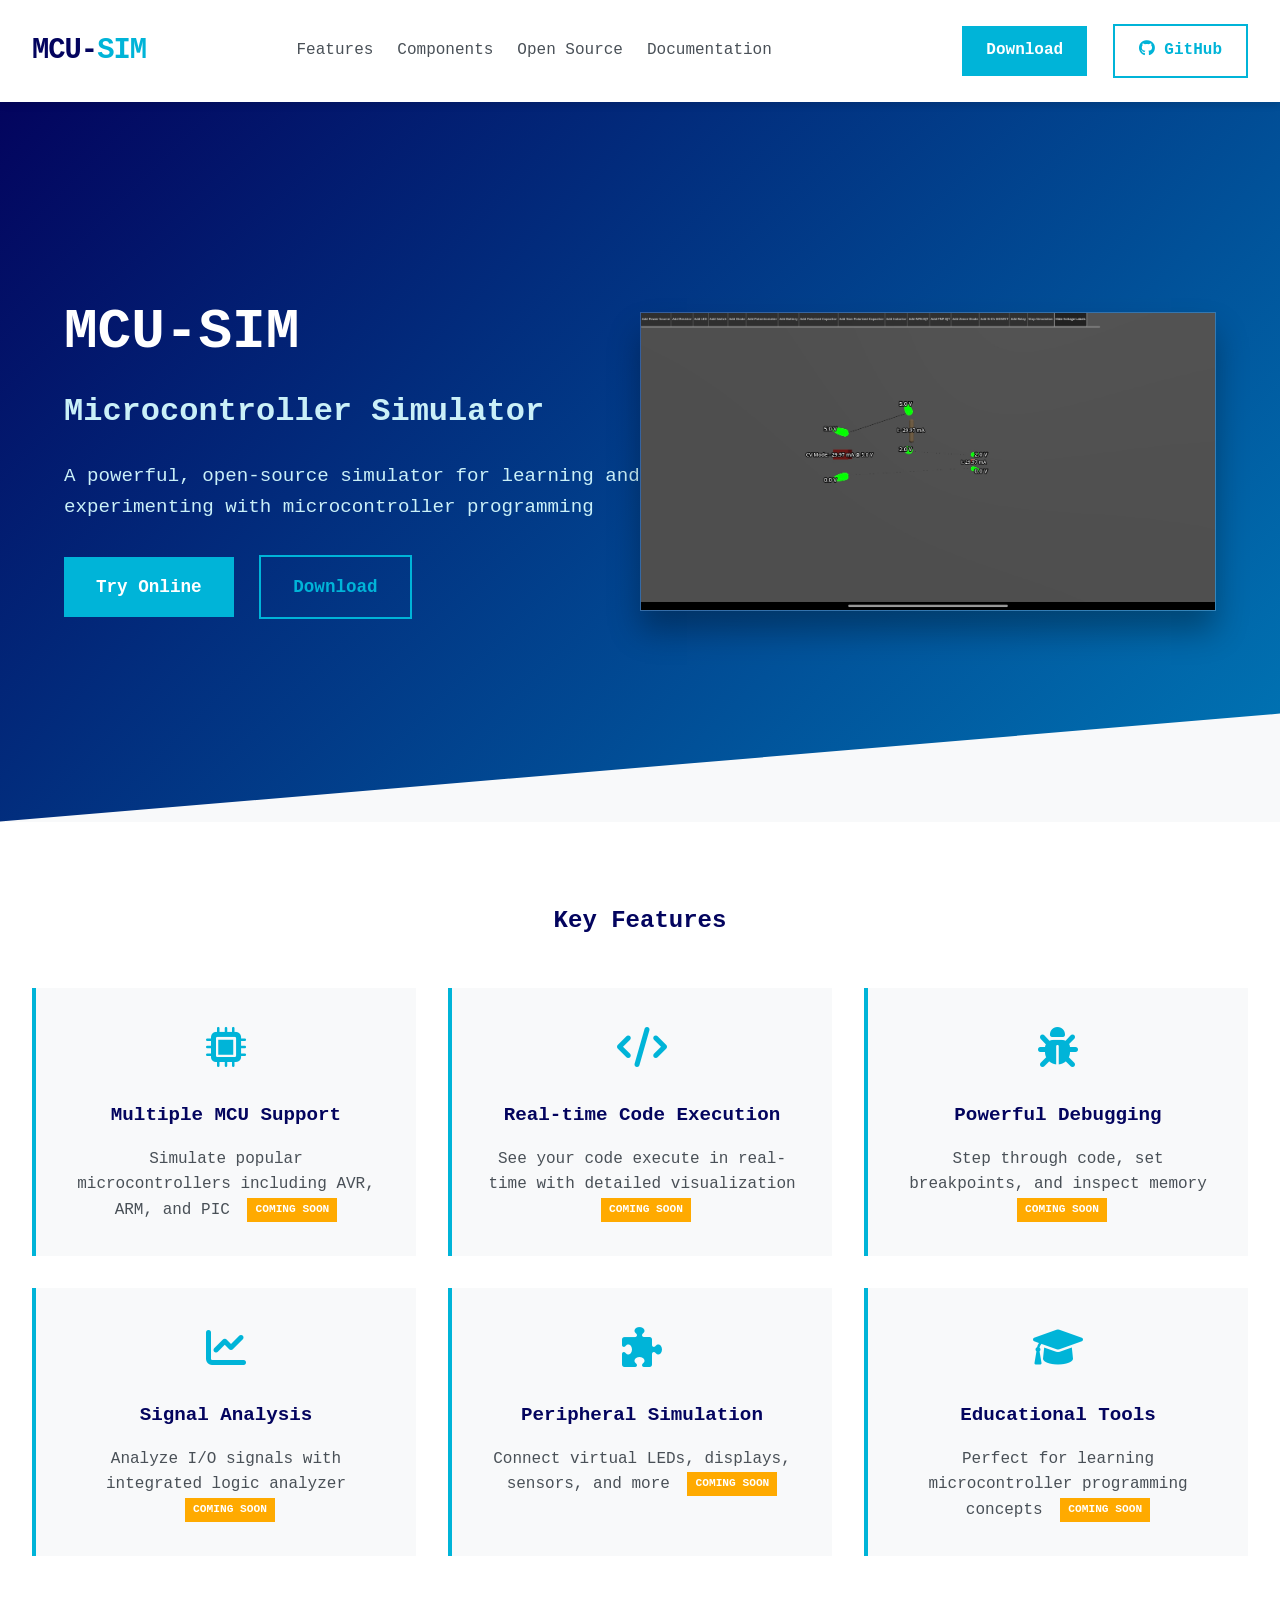
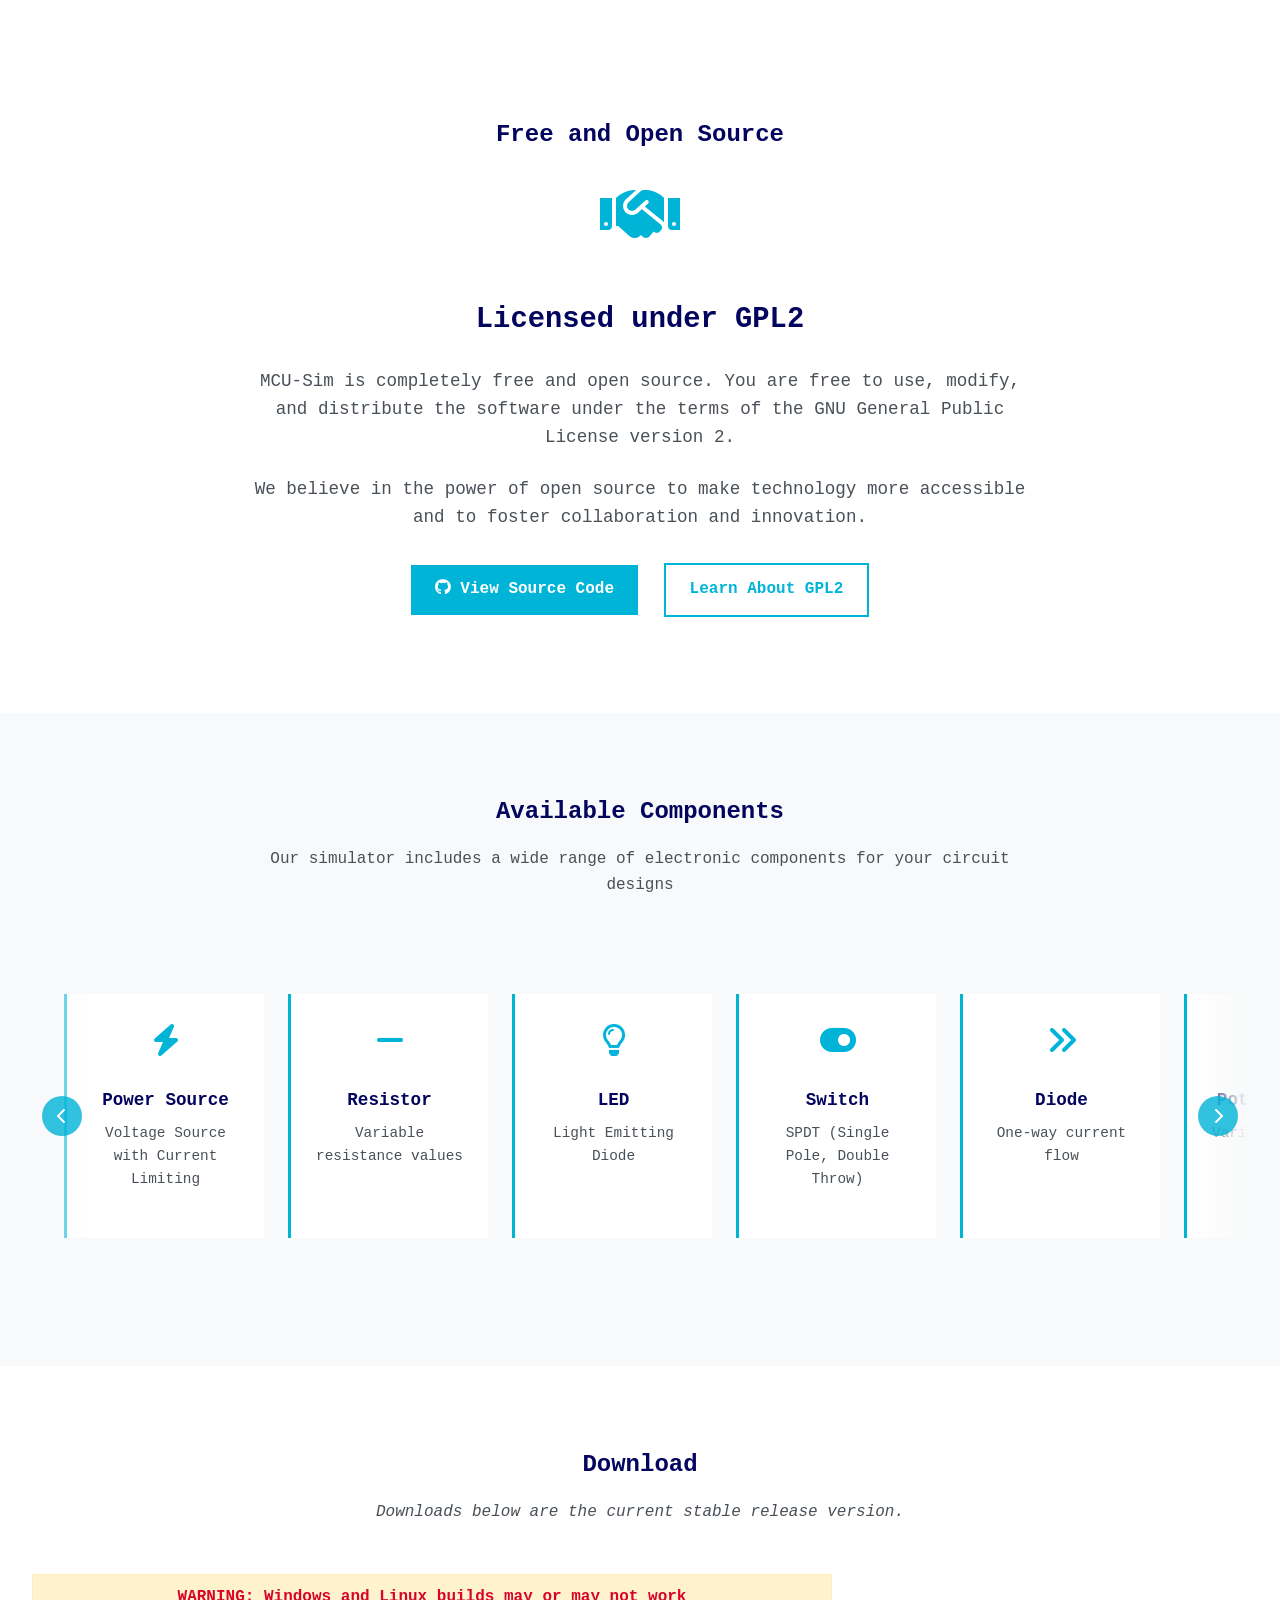
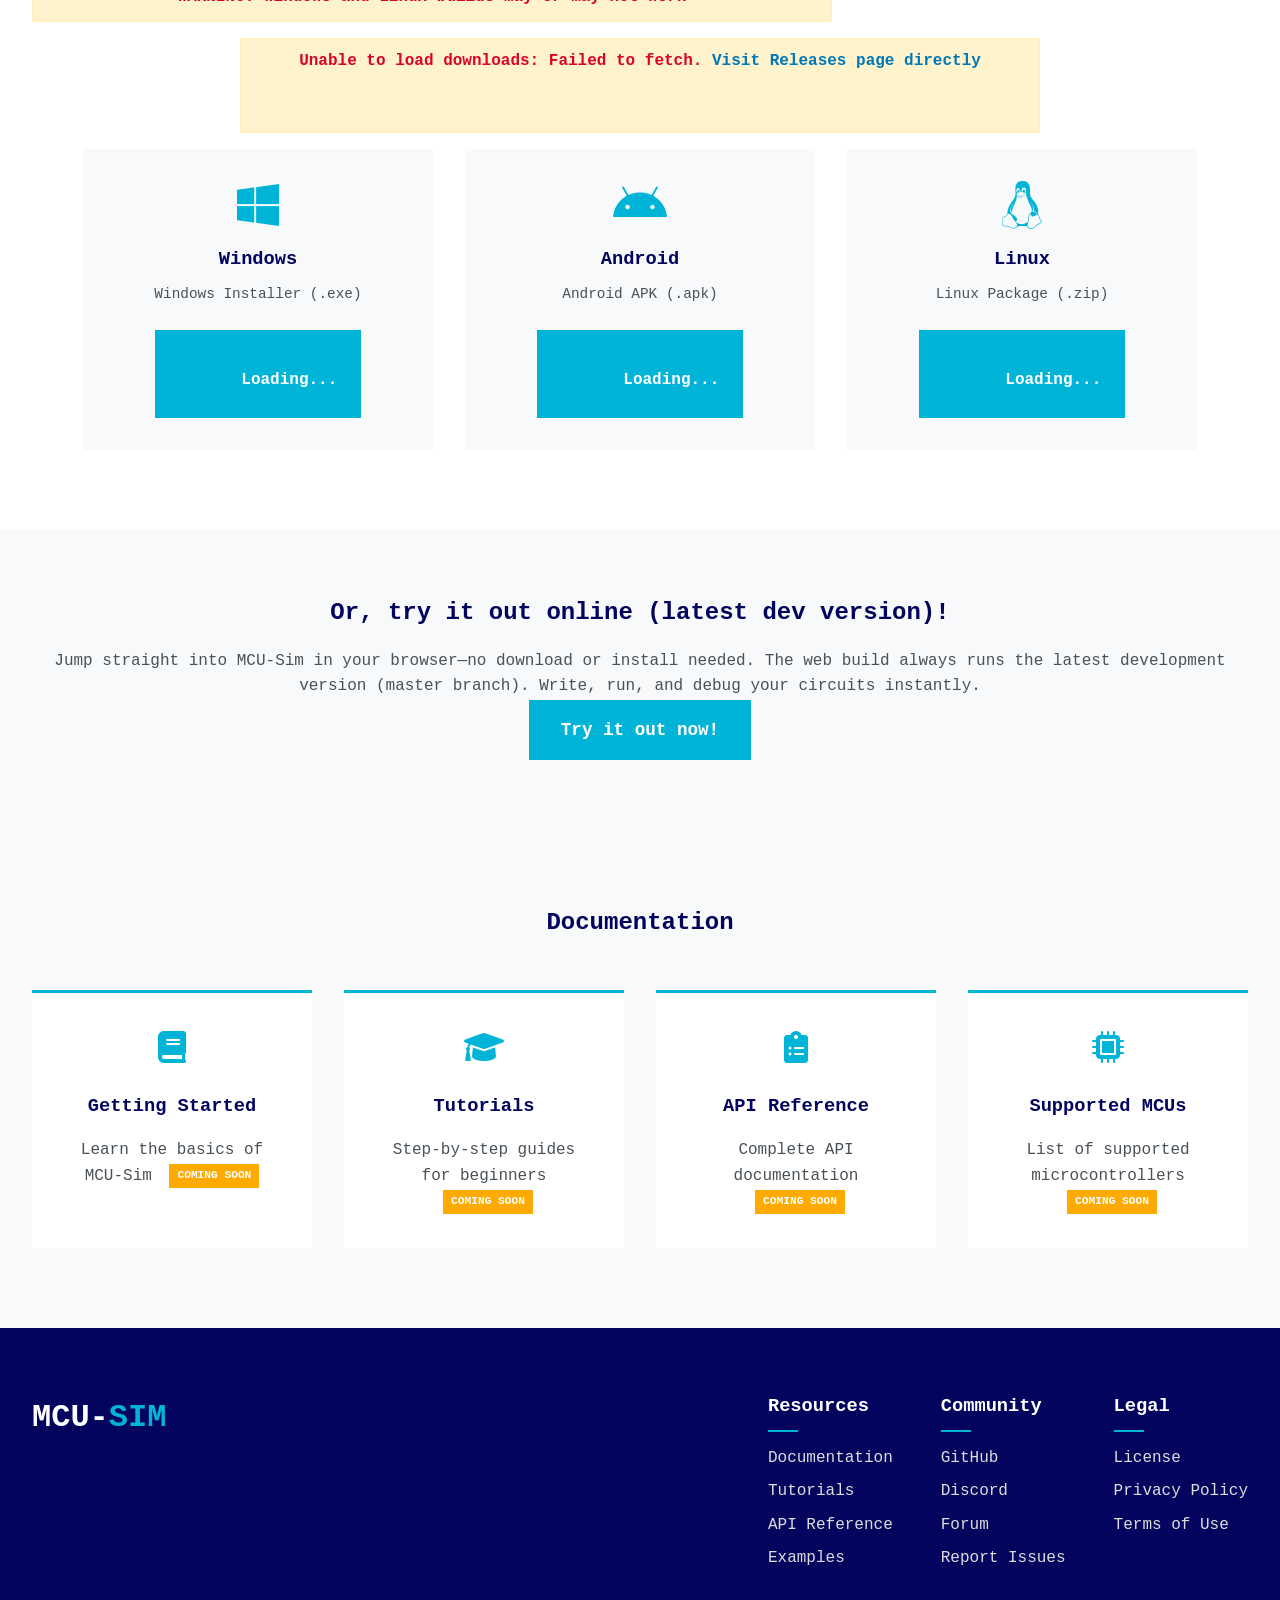
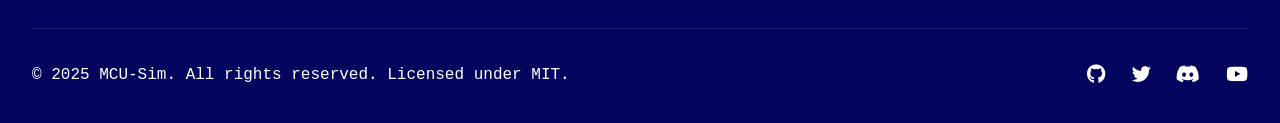
<file: index.html>
<!DOCTYPE html>
<html lang="en">
<head>
    <meta charset="UTF-8">
    <meta name="viewport" content="width=device-width, initial-scale=1.0">
    <title>MCU-Sim | Microcontroller Simulator</title>
    <link rel="stylesheet" href="css/style.css">
    <link rel="stylesheet" href="https://cdnjs.cloudflare.com/ajax/libs/font-awesome/6.0.0-beta3/css/all.min.css">
</head>
<body>
    <header>
        <div class="logo">MCU-<span>SIM</span></div>
        <nav>
            <ul>
                <li><a href="#features">Features</a></li>
                <li><a href="#components">Components</a></li>
                <li><a href="#open-source">Open Source</a></li>
                <li><a href="#docs">Documentation</a></li>
            </ul>
        </nav>
        <div class="header-buttons">
            <a href="#download" class="button">Download</a>
            <a href="https://github.com/supastishn/mcu-sim" class="button button-secondary"><i class="fab fa-github"></i> GitHub</a>
        </div>
    </header>

    <section class="hero">
        <div class="hero-content">
            <h1>MCU-SIM</h1>
            <h2>Microcontroller Simulator</h2>
            <p>A powerful, open-source simulator for learning and experimenting with microcontroller programming</p>
            <div class="hero-buttons">
                <a href="./program" class="button button-large">Try Online</a>
                <a href="#download" class="button button-large button-secondary">Download</a>
            </div>
        </div>
        <div class="hero-image">
            <img src="img/sim.jpg" alt="MCU Simulator Interface">
        </div>
    </section>
    <section id="features" class="features">
        <h2>Key Features</h2>
        <div class="feature-grid">
            <div class="feature-card">
                <div class="feature-icon"><i class="fas fa-microchip"></i></div>
                <h3>Multiple MCU Support</h3>
                <p>Simulate popular microcontrollers including AVR, ARM, and PIC <span class="coming-soon">Coming Soon</span></p>
            </div>
            <div class="feature-card">
                <div class="feature-icon"><i class="fas fa-code"></i></div>
                <h3>Real-time Code Execution</h3>
                <p>See your code execute in real-time with detailed visualization <span class="coming-soon">Coming Soon</span></p>
            </div>
            <div class="feature-card">
                <div class="feature-icon"><i class="fas fa-bug"></i></div>
                <h3>Powerful Debugging</h3>
                <p>Step through code, set breakpoints, and inspect memory <span class="coming-soon">Coming Soon</span></p>
            </div>
            <div class="feature-card">
                <div class="feature-icon"><i class="fas fa-chart-line"></i></div>
                <h3>Signal Analysis</h3>
                <p>Analyze I/O signals with integrated logic analyzer <span class="coming-soon">Coming Soon</span></p>
            </div>
            <div class="feature-card">
                <div class="feature-icon"><i class="fas fa-puzzle-piece"></i></div>
                <h3>Peripheral Simulation</h3>
                <p>Connect virtual LEDs, displays, sensors, and more <span class="coming-soon">Coming Soon</span></p>
            </div>
            <div class="feature-card">
                <div class="feature-icon"><i class="fas fa-graduation-cap"></i></div>
                <h3>Educational Tools</h3>
                <p>Perfect for learning microcontroller programming concepts <span class="coming-soon">Coming Soon</span></p>
            </div>
        </div>
    </section>

    <section id="open-source" class="open-source">
        <h2>Free and Open Source</h2>
        <div class="open-source-container">
            <div class="open-source-content">
                <div class="open-source-icon">
                    <i class="fas fa-handshake"></i>
                </div>
                <h3>Licensed under GPL2</h3>
                <p>MCU-Sim is completely free and open source. You are free to use, modify, and distribute the software under the terms of the GNU General Public License version 2.</p>
                <p>We believe in the power of open source to make technology more accessible and to foster collaboration and innovation.</p>
                <div class="open-source-buttons">
                    <a href="https://github.com/supastishn/mcu-sim" class="button"><i class="fab fa-github"></i> View Source Code</a>
                    <a href="https://www.gnu.org/licenses/gpl-2.0.html" class="button button-secondary">Learn About GPL2</a>
                </div>
            </div>
        </div>
    </section>

    <section id="components" class="components">
        <h2>Available Components</h2>
        <p>Our simulator includes a wide range of electronic components for your circuit designs</p>
        <div class="components-container">
            <div class="components-scroll">
                <div class="component-card">
                    <div class="component-icon"><i class="fas fa-bolt"></i></div>
                    <h3>Power Source</h3>
                    <p>Voltage Source with Current Limiting</p>
                </div>
                <div class="component-card">
                    <div class="component-icon"><i class="fas fa-minus"></i></div>
                    <h3>Resistor</h3>
                    <p>Variable resistance values</p>
                </div>
                <div class="component-card">
                    <div class="component-icon"><i class="far fa-lightbulb"></i></div>
                    <h3>LED</h3>
                    <p>Light Emitting Diode</p>
                </div>
                <div class="component-card">
                    <div class="component-icon"><i class="fas fa-toggle-on"></i></div>
                    <h3>Switch</h3>
                    <p>SPDT (Single Pole, Double Throw)</p>
                </div>
                <div class="component-card">
                    <div class="component-icon"><i class="fas fa-angle-double-right"></i></div>
                    <h3>Diode</h3>
                    <p>One-way current flow</p>
                </div>
                <div class="component-card">
                    <div class="component-icon"><i class="fas fa-sliders-h"></i></div>
                    <h3>Potentiometer</h3>
                    <p>Variable resistor</p>
                </div>
                <div class="component-card">
                    <div class="component-icon"><i class="fas fa-battery-full"></i></div>
                    <h3>Battery</h3>
                    <p>Configurable number of cells</p>
                </div>
                <div class="component-card">
                    <div class="component-icon"><i class="fas fa-database"></i></div>
                    <h3>Polarized Capacitor</h3>
                    <p>Stores electrical charge</p>
                </div>
                <div class="component-card">
                    <div class="component-icon"><i class="fas fa-database"></i></div>
                    <h3>Non-Polarized Capacitor</h3>
                    <p>Bidirectional capacitor</p>
                </div>
                <div class="component-card">
                    <div class="component-icon"><i class="fas fa-circle-notch"></i></div>
                    <h3>Inductor</h3>
                    <p>Stores energy in magnetic field</p>
                </div>
                <div class="component-card">
                    <div class="component-icon"><i class="fas fa-project-diagram"></i></div>
                    <h3>NPN BJT</h3>
                    <p>NPN Bipolar Junction Transistor</p>
                </div>
                <div class="component-card">
                    <div class="component-icon"><i class="fas fa-project-diagram"></i></div>
                    <h3>PNP BJT</h3>
                    <p>PNP Bipolar Junction Transistor</p>
                </div>
                <div class="component-card">
                    <div class="component-icon"><i class="fas fa-microchip"></i></div>
                    <h3>MOSFET</h3>
                    <p>Metal-Oxide-Semiconductor Field-Effect Transistor</p>
                </div>
                <div class="component-card">
                    <div class="component-icon"><i class="fas fa-wave-square"></i></div>
                    <h3>Wire</h3>
                    <p>Connect components together</p>
                </div>
            </div>
        </div>
    </section>

    <section id="download" class="download">
      <h2>Download</h2>
      <p style="text-align:center;font-style:italic;">
        Downloads below are the current stable release version.
      </p>
      <p class="warning" style="color:var(--color-danger); font-weight:bold; text-align:center; margin:1rem 0;">
        WARNING: Windows and Linux builds may or may not work
      </p>
      <div id="download-warning" class="warning" style="display:none;">
        <!-- Loading/error messages will appear here -->
      </div>
      <div class="download-options">
        <a id="windows-download" class="download-option">
          <i class="fab fa-windows"></i>
          <h3>Windows</h3>
          <p>Windows Installer (.exe)</p>
          <span class="button"><i class="fas fa-spinner fa-spin"></i> Loading...</span>
        </a>
        <a id="android-download" class="download-option">
          <i class="fab fa-android"></i>
          <h3>Android</h3>
          <p>Android APK (.apk)</p>
          <span class="button"><i class="fas fa-spinner fa-spin"></i> Loading...</span>
        </a>
        <a id="linux-download" class="download-option">
          <i class="fab fa-linux"></i>
          <h3>Linux</h3>
          <p>Linux Package (.zip)</p>
          <span class="button"><i class="fas fa-spinner fa-spin"></i> Loading...</span>
        </a>
      </div>
    </section>
    <!-- now the existing Try-it-out block follows -->
    <section id="try-it-out" class="try-it-out" style="text-align:center; padding:4rem 2rem; background:var(--color-background);">
      <h2>Or, try it out online (latest dev version)!</h2>
      <p>Jump straight into MCU-Sim in your browser—no download or install needed. The web build always runs the latest development version (master branch). Write, run, and debug your circuits instantly.</p>
      <a href="./program" class="button button-large">Try it out now!</a>
    </section>

    <section id="docs" class="documentation">
        <h2>Documentation</h2>
        <div class="doc-grid">
            <a href="#" class="doc-card">
                <div class="doc-icon"><i class="fas fa-book"></i></div>
                <h3>Getting Started</h3>
                <p>Learn the basics of MCU-Sim <span class="coming-soon">Coming Soon</span></p>
            </a>
            <a href="#" class="doc-card">
                <div class="doc-icon"><i class="fas fa-graduation-cap"></i></div>
                <h3>Tutorials</h3>
                <p>Step-by-step guides for beginners <span class="coming-soon">Coming Soon</span></p>
            </a>
            <a href="#" class="doc-card">
                <div class="doc-icon"><i class="fas fa-clipboard-list"></i></div>
                <h3>API Reference</h3>
                <p>Complete API documentation <span class="coming-soon">Coming Soon</span></p>
            </a>
            <a href="#" class="doc-card">
                <div class="doc-icon"><i class="fas fa-microchip"></i></div>
                <h3>Supported MCUs</h3>
                <p>List of supported microcontrollers <span class="coming-soon">Coming Soon</span></p>
            </a>
        </div>
    </section>


    <footer>
        <div class="footer-content">
            <div class="footer-logo">MCU-<span>SIM</span></div>
            <div class="footer-links">
                <div class="footer-column">
                    <h3>Resources</h3>
                    <ul>
                        <li><a href="#">Documentation</a></li>
                        <li><a href="#">Tutorials</a></li>
                        <li><a href="#">API Reference</a></li>
                        <li><a href="#">Examples</a></li>
                    </ul>
                </div>
                <div class="footer-column">
                    <h3>Community</h3>
                    <ul>
                        <li><a href="#">GitHub</a></li>
                        <li><a href="#">Discord</a></li>
                        <li><a href="#">Forum</a></li>
                        <li><a href="#">Report Issues</a></li>
                    </ul>
                </div>
                <div class="footer-column">
                    <h3>Legal</h3>
                    <ul>
                        <li><a href="#">License</a></li>
                        <li><a href="#">Privacy Policy</a></li>
                        <li><a href="#">Terms of Use</a></li>
                    </ul>
                </div>
            </div>
        </div>
        <div class="footer-bottom">
            <p>© 2025 MCU-Sim. All rights reserved. Licensed under MIT.</p>
            <div class="footer-social">
                <a href="#"><i class="fab fa-github"></i></a>
                <a href="#"><i class="fab fa-twitter"></i></a>
                <a href="#"><i class="fab fa-discord"></i></a>
                <a href="#"><i class="fab fa-youtube"></i></a>
            </div>
        </div>
    </footer>

    <script src="js/script.js"></script>
</body>
</html>
</file>
<file: css/style.css>
:root {
    --color-primary: #00b4d8;
    --color-secondary: #0077b6;
    --color-dark: #03045e;
    --color-light: #caf0f8;
    --color-gray: #495057;
    --color-background: #f8f9fa;
    --color-code-bg: #2b2b2b;
    --color-success: #38b000;
    --color-warning: #ffaa00;
    --color-danger: #d90429;
    
    --border-radius: 0px;
    --border-small: 2px;
    --box-shadow: 0 4px 6px rgba(0, 0, 0, 0.1);
    
    --font-main: 'Roboto Mono', monospace;
    --font-code: 'Fira Code', monospace;
}

* {
    margin: 0;
    padding: 0;
    box-sizing: border-box;
}

body {
    font-family: var(--font-main);
    line-height: 1.6;
    color: var(--color-gray);
    background-color: var(--color-background);
}

a {
    text-decoration: none;
    color: var(--color-secondary);
}

ul {
    list-style: none;
}

img {
    max-width: 100%;
    height: auto;
}

h1, h2, h3, h4, h5, h6 {
    margin-bottom: 1rem;
    font-weight: 700;
    color: var(--color-dark);
}

section {
    padding: 5rem 2rem;
}

.button {
    display: inline-block;
    padding: 0.75rem 1.5rem;
    background-color: var(--color-primary);
    color: white;
    font-weight: 600;
    border: none;
    border-radius: var(--border-radius);
    cursor: pointer;
    transition: all 0.2s ease;
}

.button:hover {
    background-color: var(--color-secondary);
    transform: translateY(-2px);
}

.button-secondary {
    background-color: transparent;
    border: 2px solid var(--color-primary);
    color: var(--color-primary);
}

.button-secondary:hover {
    background-color: var(--color-primary);
    color: white;
}

.coming-soon {
    display: inline-block;
    background-color: var(--color-warning);
    color: white;
    font-size: 0.7rem;
    padding: 0.2rem 0.5rem;
    border-radius: var(--border-radius);
    margin-left: 0.5rem;
    font-weight: bold;
    text-transform: uppercase;
    vertical-align: middle;
}

.button-large {
    padding: 1rem 2rem;
    font-size: 1.1rem;
}

/* Header */
header {
    display: flex;
    justify-content: space-between;
    align-items: center;
    padding: 1.5rem 2rem;
    background-color: white;
    box-shadow: var(--box-shadow);
    position: sticky;
    top: 0;
    z-index: 1000;
}

.logo {
    font-size: 1.8rem;
    font-weight: 800;
    color: var(--color-dark);
    letter-spacing: -1px;
}

.logo span {
    color: var(--color-primary);
}

nav ul {
    display: flex;
}

nav ul li {
    margin-right: 1.5rem;
}

nav ul li a {
    color: var(--color-gray);
    font-weight: 500;
    position: relative;
}

nav ul li a::after {
    content: '';
    position: absolute;
    bottom: -5px;
    left: 0;
    width: 0;
    height: 2px;
    background-color: var(--color-primary);
    transition: width 0.3s ease;
}

nav ul li a:hover {
    color: var(--color-dark);
}

nav ul li a:hover::after {
    width: 100%;
}

.header-buttons .button {
    margin-left: 1rem;
}

/* Hero Section */
.hero {
    display: flex;
    justify-content: space-between;
    align-items: center;
    background: linear-gradient(135deg, var(--color-dark) 0%, var(--color-secondary) 100%);
    color: white;
    min-height: 80vh;
    clip-path: polygon(0 0, 100% 0, 100% 85%, 0 100%);
    padding: 0 5%;
}

.hero-content {
    flex: 1;
    max-width: 600px;
}

.hero-content h1 {
    font-size: 3.5rem;
    margin-bottom: 0.5rem;
    color: white;
}

.hero-content h2 {
    font-size: 2rem;
    margin-bottom: 1.5rem;
    color: var(--color-light);
}

.hero-content p {
    font-size: 1.2rem;
    margin-bottom: 2rem;
    color: var(--color-light);
}

.hero-buttons .button {
    margin-right: 1rem;
    margin-bottom: 1rem;
}

.hero-image {
    flex: 1;
    display: flex;
    justify-content: center;
    align-items: center;
    max-width: 600px;
}

.hero-image img {
    max-width: 100%;
    border: 1px solid rgba(255, 255, 255, 0.2);
    box-shadow: 0 20px 30px rgba(0, 0, 0, 0.3);
}

/* Features Section */
.features {
    text-align: center;
    background-color: white;
}

.features h2 {
    margin-bottom: 3rem;
}

.feature-grid {
    display: grid;
    grid-template-columns: repeat(auto-fit, minmax(300px, 1fr));
    gap: 2rem;
}

.feature-card {
    padding: 2rem;
    background-color: var(--color-background);
    border-left: 4px solid var(--color-primary);
    transition: all 0.3s ease;
}

.feature-card:hover {
    transform: translateY(-5px);
    box-shadow: var(--box-shadow);
}

.feature-icon {
    font-size: 2.5rem;
    color: var(--color-primary);
    margin-bottom: 1rem;
}

.feature-card h3 {
    font-size: 1.2rem;
    margin-bottom: 1rem;
}

/* Simulator Demo Section */
.simulator-demo {
    background-color: var(--color-background);
    text-align: center;
}

.simulator-container {
    margin-top: 3rem;
    background-color: white;
    border: 1px solid #ddd;
    box-shadow: var(--box-shadow);
    max-width: 1200px;
    margin-left: auto;
    margin-right: auto;
}

.simulator-header {
    display: flex;
    justify-content: space-between;
    align-items: center;
    padding: 0.5rem 1rem;
    background-color: #f1f1f1;
    border-bottom: 1px solid #ddd;
}

.simulator-tabs {
    display: flex;
}

.tab {
    padding: 0.5rem 1rem;
    background: none;
    border: none;
    cursor: pointer;
    font-family: var(--font-main);
    font-size: 0.9rem;
}

.tab.active {
    background-color: white;
    border-top: 2px solid var(--color-primary);
    font-weight: bold;
}

.simulator-controls {
    display: flex;
}

.control-button {
    background: none;
    border: none;
    font-size: 1rem;
    padding: 0.5rem;
    cursor: pointer;
    color: var(--color-gray);
}

.control-button:hover {
    color: var(--color-primary);
}

.simulator-content {
    display: flex;
}

.code-editor {
    flex: 3;
    background-color: var(--color-code-bg);
    color: white;
    padding: 1rem;
    text-align: left;
    min-height: 400px;
    font-family: var(--font-code);
    overflow-x: auto;
}

.code-editor pre {
    margin: 0;
}

.simulator-panel {
    flex: 1;
    padding: 1rem;
    background-color: #f8f8f8;
    border-left: 1px solid #ddd;
    text-align: left;
}

.panel-section {
    margin-bottom: 2rem;
}

.panel-section h3 {
    font-size: 1rem;
    margin-bottom: 0.5rem;
    padding-bottom: 0.5rem;
    border-bottom: 1px solid #ddd;
}

.select-container {
    position: relative;
}

.mcu-select {
    width: 100%;
    padding: 0.5rem;
    border: 1px solid #ddd;
    background-color: white;
    font-family: var(--font-main);
}

.io-pins {
    display: grid;
    grid-template-columns: repeat(2, 1fr);
    gap: 0.5rem;
}

.pin {
    display: flex;
    justify-content: space-between;
    align-items: center;
    font-size: 0.9rem;
}

.pin-state {
    display: inline-block;
    width: 20px;
    height: 20px;
    text-align: center;
    line-height: 20px;
    font-weight: bold;
}

.pin-state.high {
    background-color: var(--color-success);
    color: white;
}

.pin-state.low {
    background-color: var(--color-gray);
    color: white;
}

.peripheral {
    display: flex;
    justify-content: space-between;
    align-items: center;
    margin-top: 0.5rem;
}

.led {
    width: 20px;
    height: 20px;
    border-radius: 50%;
    background-color: #ddd;
}

.led.on {
    background-color: var(--color-success);
    box-shadow: 0 0 10px var(--color-success);
}

/* Download Section */
.download {
    text-align: center;
    background-color: white;
}

.download p {
    margin-bottom: 3rem;
}

.download-options {
    display: flex;
    justify-content: center;
    gap: 2rem;
    flex-wrap: wrap;
}

.download-option {
    flex: 1;
    min-width: 300px;
    max-width: 350px;
    padding: 2rem;
    background-color: var(--color-background);
    text-align: center;
    color: var(--color-gray);
    transition: all 0.3s ease;
}

.download-option:hover {
    transform: translateY(-5px);
    box-shadow: var(--box-shadow);
}

.download-option i {
    font-size: 3rem;
    margin-bottom: 1rem;
    color: var(--color-primary);
}

.download-option h3 {
    margin-bottom: 0.5rem;
}

.download-option p {
    margin-bottom: 1.5rem;
    font-size: 0.9rem;
}

.download-option .button {
    display: inline-block;
}

/* Documentation Section */
.documentation {
    background-color: var(--color-background);
    text-align: center;
}

.doc-grid {
    display: grid;
    grid-template-columns: repeat(auto-fit, minmax(250px, 1fr));
    gap: 2rem;
    margin-top: 3rem;
}

.doc-card {
    padding: 2rem;
    background-color: white;
    color: var(--color-gray);
    transition: all 0.3s ease;
    border-top: 3px solid var(--color-primary);
}

.doc-card:hover {
    transform: translateY(-5px);
    box-shadow: var(--box-shadow);
    color: var(--color-dark);
}

.doc-icon {
    font-size: 2rem;
    color: var(--color-primary);
    margin-bottom: 1rem;
}

/* Open Source Section */
.open-source {
    text-align: center;
    background-color: white;
    padding: 5rem 2rem;
}

.open-source-container {
    max-width: 800px;
    margin: 0 auto;
}

.open-source-icon {
    font-size: 4rem;
    color: var(--color-primary);
    margin-bottom: 1.5rem;
}

.open-source-content h3 {
    margin-bottom: 1.5rem;
    font-size: 1.8rem;
}

.open-source-content p {
    margin-bottom: 1.5rem;
    font-size: 1.1rem;
}

.open-source-buttons {
    margin-top: 2rem;
}

.open-source-buttons .button {
    margin: 0 0.5rem 1rem;
}

/* Components Section */
.components {
    background-color: var(--color-background);
    text-align: center;
    padding: 5rem 2rem;
}

.components p {
    max-width: 800px;
    margin: 0 auto 3rem;
}

.components-container {
    position: relative;
    max-width: 100%;
    overflow: hidden;
    padding: 2rem 0;
}

.components-container::before,
.components-container::after {
    content: '';
    position: absolute;
    top: 0;
    bottom: 0;
    width: 60px;
    z-index: 1;
    pointer-events: none;
}

.components-container::before {
    left: 0;
    background: linear-gradient(to right, var(--color-background), transparent);
}

.components-container::after {
    right: 0;
    background: linear-gradient(to left, var(--color-background), transparent);
}

.components-scroll {
    display: flex;
    overflow-x: auto;
    gap: 1.5rem;
    padding: 1rem 2rem;
    scrollbar-width: thin;
    scrollbar-color: var(--color-primary) var(--color-background);
    -webkit-overflow-scrolling: touch;
    scroll-behavior: smooth;
}

.components-scroll::-webkit-scrollbar {
    height: 8px;
}

.components-scroll::-webkit-scrollbar-track {
    background: var(--color-background);
}

.components-scroll::-webkit-scrollbar-thumb {
    background-color: var(--color-primary);
    border-radius: 20px;
}

.component-card {
    flex: 0 0 auto;
    width: 200px;
    padding: 1.5rem;
    background-color: white;
    border-left: 3px solid var(--color-primary);
    transition: all 0.3s ease;
    text-align: center;
}

.component-card:hover {
    transform: translateY(-5px);
    box-shadow: var(--box-shadow);
}

.component-icon {
    font-size: 2rem;
    color: var(--color-primary);
    margin-bottom: 1rem;
}

.component-card h3 {
    font-size: 1.1rem;
    margin-bottom: 0.5rem;
}

.component-card p {
    font-size: 0.9rem;
    margin: 0;
    color: var(--color-gray);
}

/* Footer */
footer {
    background-color: var(--color-dark);
    color: white;
    padding: 4rem 2rem 2rem;
}

.footer-content {
    display: flex;
    flex-wrap: wrap;
    justify-content: space-between;
    margin-bottom: 3rem;
}

.footer-logo {
    font-size: 2rem;
    font-weight: 800;
    margin-bottom: 1rem;
}

.footer-logo span {
    color: var(--color-primary);
}

.footer-links {
    display: flex;
    flex-wrap: wrap;
    gap: 3rem;
}

.footer-column h3 {
    color: white;
    margin-bottom: 1.5rem;
    position: relative;
}

.footer-column h3::after {
    content: '';
    position: absolute;
    left: 0;
    bottom: -10px;
    width: 30px;
    height: 2px;
    background-color: var(--color-primary);
}

.footer-column ul li {
    margin-bottom: 0.5rem;
}

.footer-column a {
    color: #ddd;
}

.footer-column a:hover {
    color: var(--color-primary);
}

.footer-bottom {
    display: flex;
    justify-content: space-between;
    align-items: center;
    border-top: 1px solid rgba(255, 255, 255, 0.1);
    padding-top: 2rem;
}

.footer-social a {
    color: white;
    margin-left: 1rem;
    font-size: 1.2rem;
}

.footer-social a:hover {
    color: var(--color-primary);
}

/* Scroll Buttons */
.scroll-btn {
    position: absolute;
    top: 50%;
    transform: translateY(-50%);
    background: var(--color-primary);
    color: white;
    border: none;
    width: 40px;
    height: 40px;
    border-radius: 50%;
    font-size: 1rem;
    display: flex;
    align-items: center;
    justify-content: center;
    cursor: pointer;
    z-index: 2;
    opacity: 0.8;
    transition: opacity 0.3s ease;
}

.scroll-btn:hover {
    opacity: 1;
}

.scroll-left {
    left: 10px;
}

.scroll-right {
    right: 10px;
}

/* Add spinner animation */
.fa-spinner {
  margin-right: 5px;
}

/* Keyframes for spinner rotation */
@keyframes spin {
  to { transform: rotate(360deg); }
}

.fa-spin {
  animation: spin 1s linear infinite;
}

/* Warning styles */
.warning {
  background-color: #fff3cd;
  border: 1px solid #ffeeba;
  padding: 10px;
  border-radius: var(--border-radius);
  margin: 1rem auto;
  max-width: 800px;
}

/* Responsive Adjustments */
@media (max-width: 992px) {
    .hero {
        flex-direction: column;
        text-align: center;
        padding: 4rem 2rem;
    }
    
    .hero-content {
        margin-bottom: 3rem;
    }
}

@media (max-width: 768px) {
    header {
        flex-direction: column;
    }
    
    .logo {
        margin-bottom: 1rem;
    }
    
    nav ul {
        margin-bottom: 1rem;
    }
    
    .footer-content {
        flex-direction: column;
    }
    
    .footer-links {
        margin-top: 2rem;
    }
    
    .footer-bottom {
        flex-direction: column;
        text-align: center;
    }
    
    .footer-bottom p {
        margin-bottom: 1rem;
    }
}

@media (max-width: 576px) {
    nav ul {
        flex-direction: column;
        text-align: center;
    }
    
    nav ul li {
        margin-right: 0;
        margin-bottom: 0.5rem;
    }
    
    .header-buttons {
        display: flex;
        flex-direction: column;
    }
    
    .header-buttons .button {
        margin-left: 0;
        margin-bottom: 0.5rem;
    }
    
    .hero-content h1 {
        font-size: 2.5rem;
    }
    
    .hero-content h2 {
        font-size: 1.5rem;
    }
    
    .footer-links {
        flex-direction: column;
    }
    
    .footer-column {
        margin-bottom: 2rem;
    }
}
</file>
